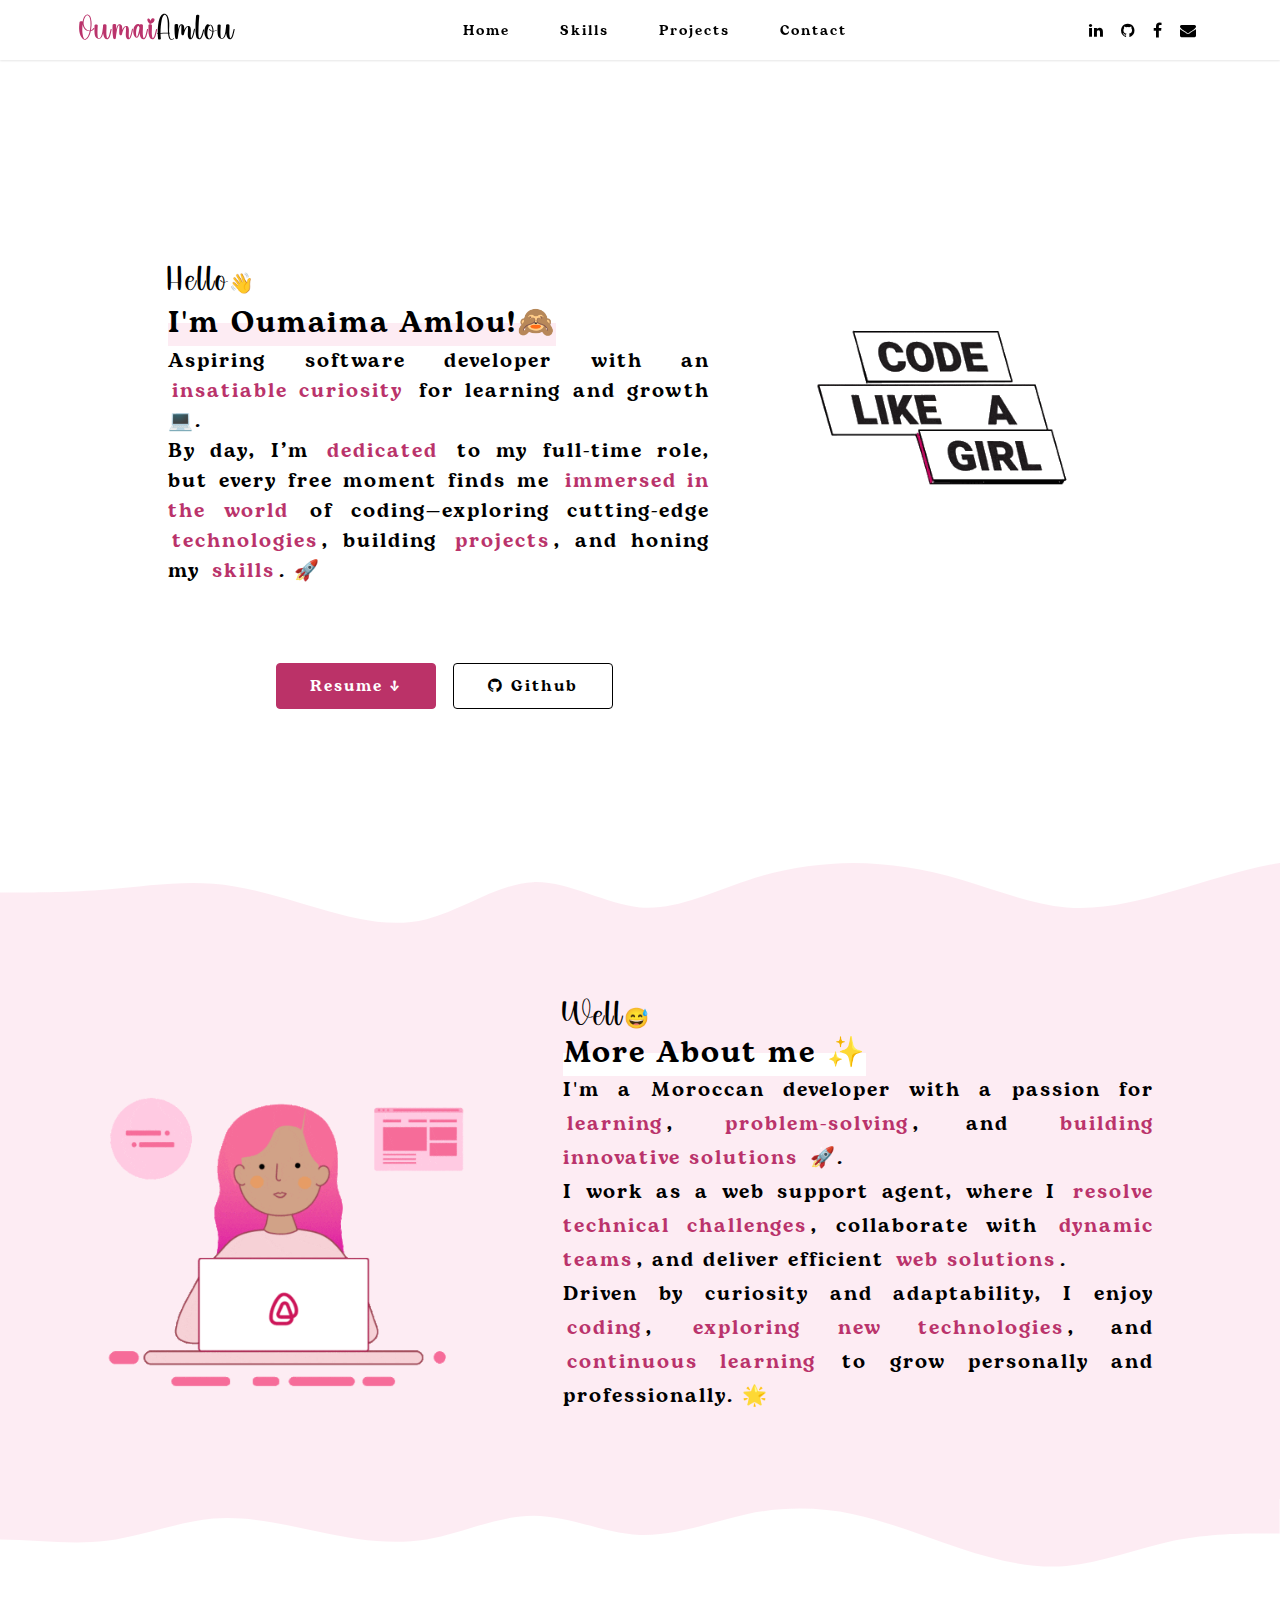
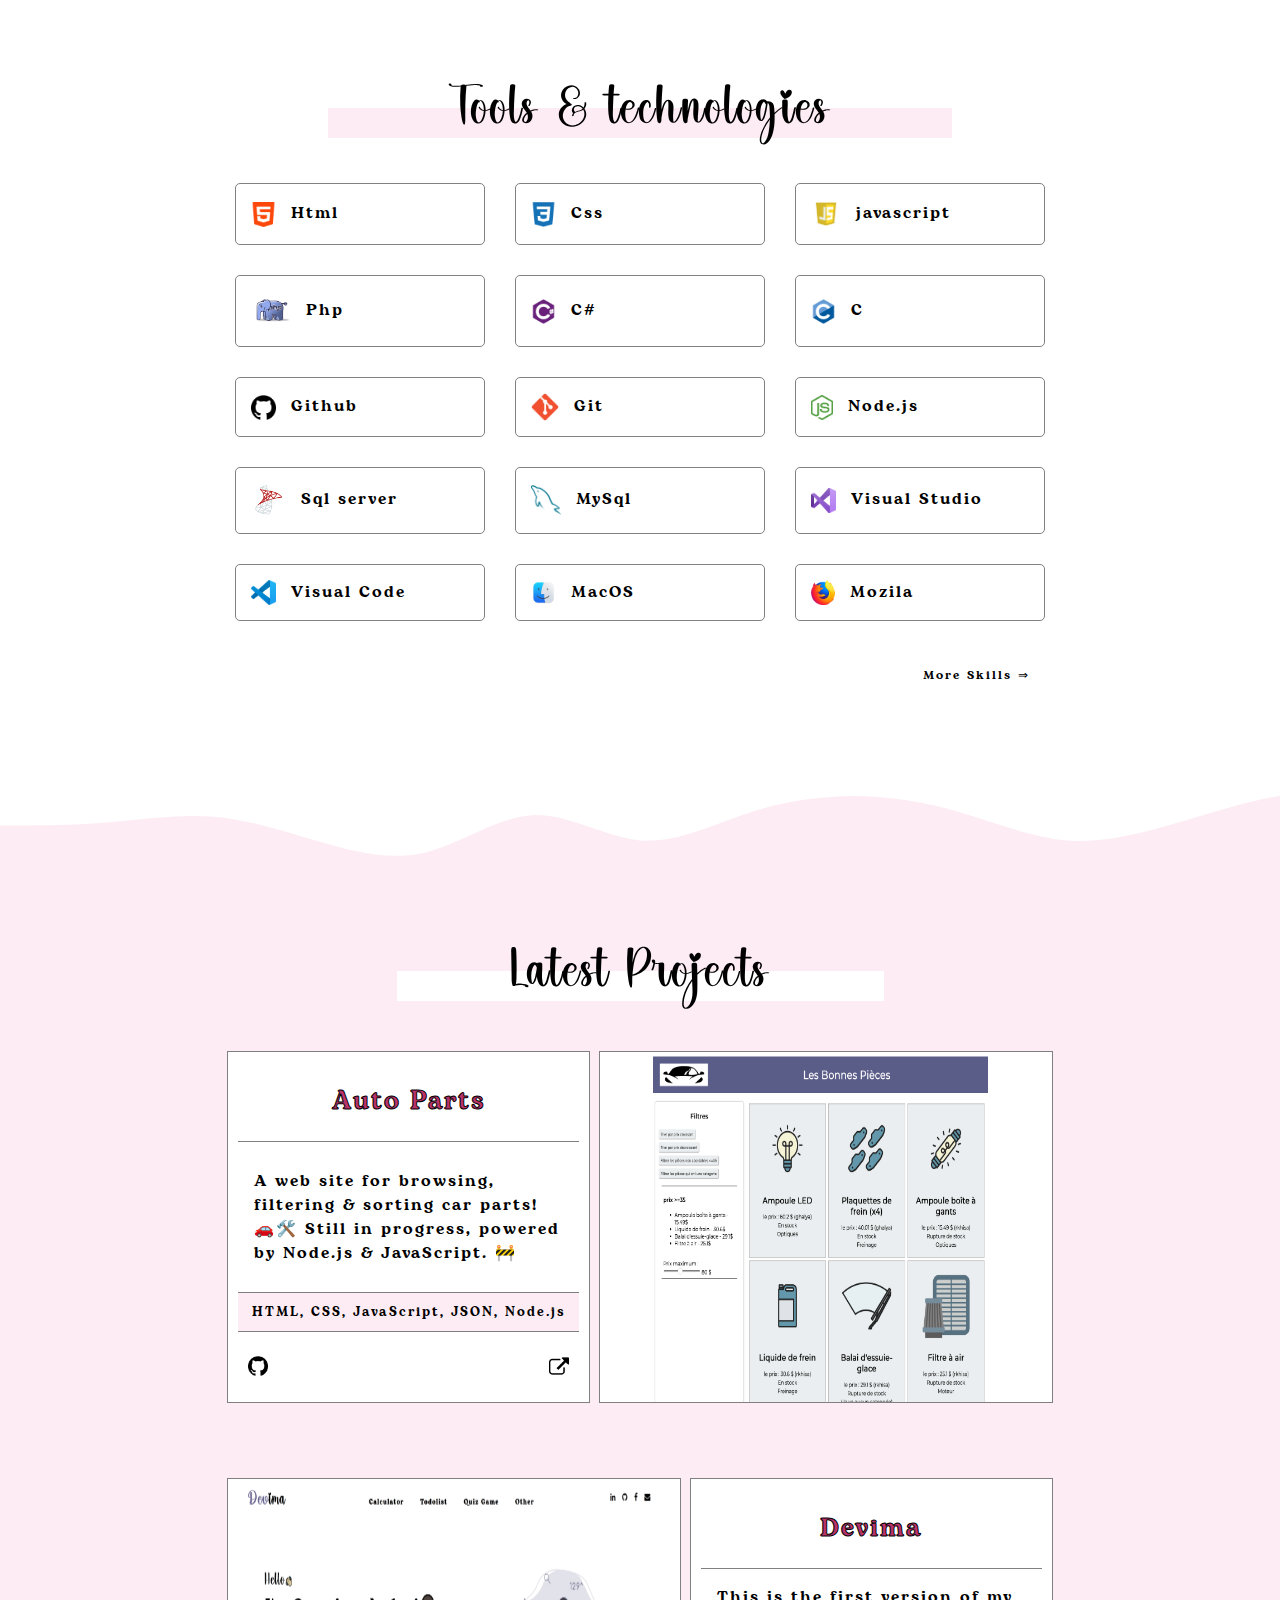
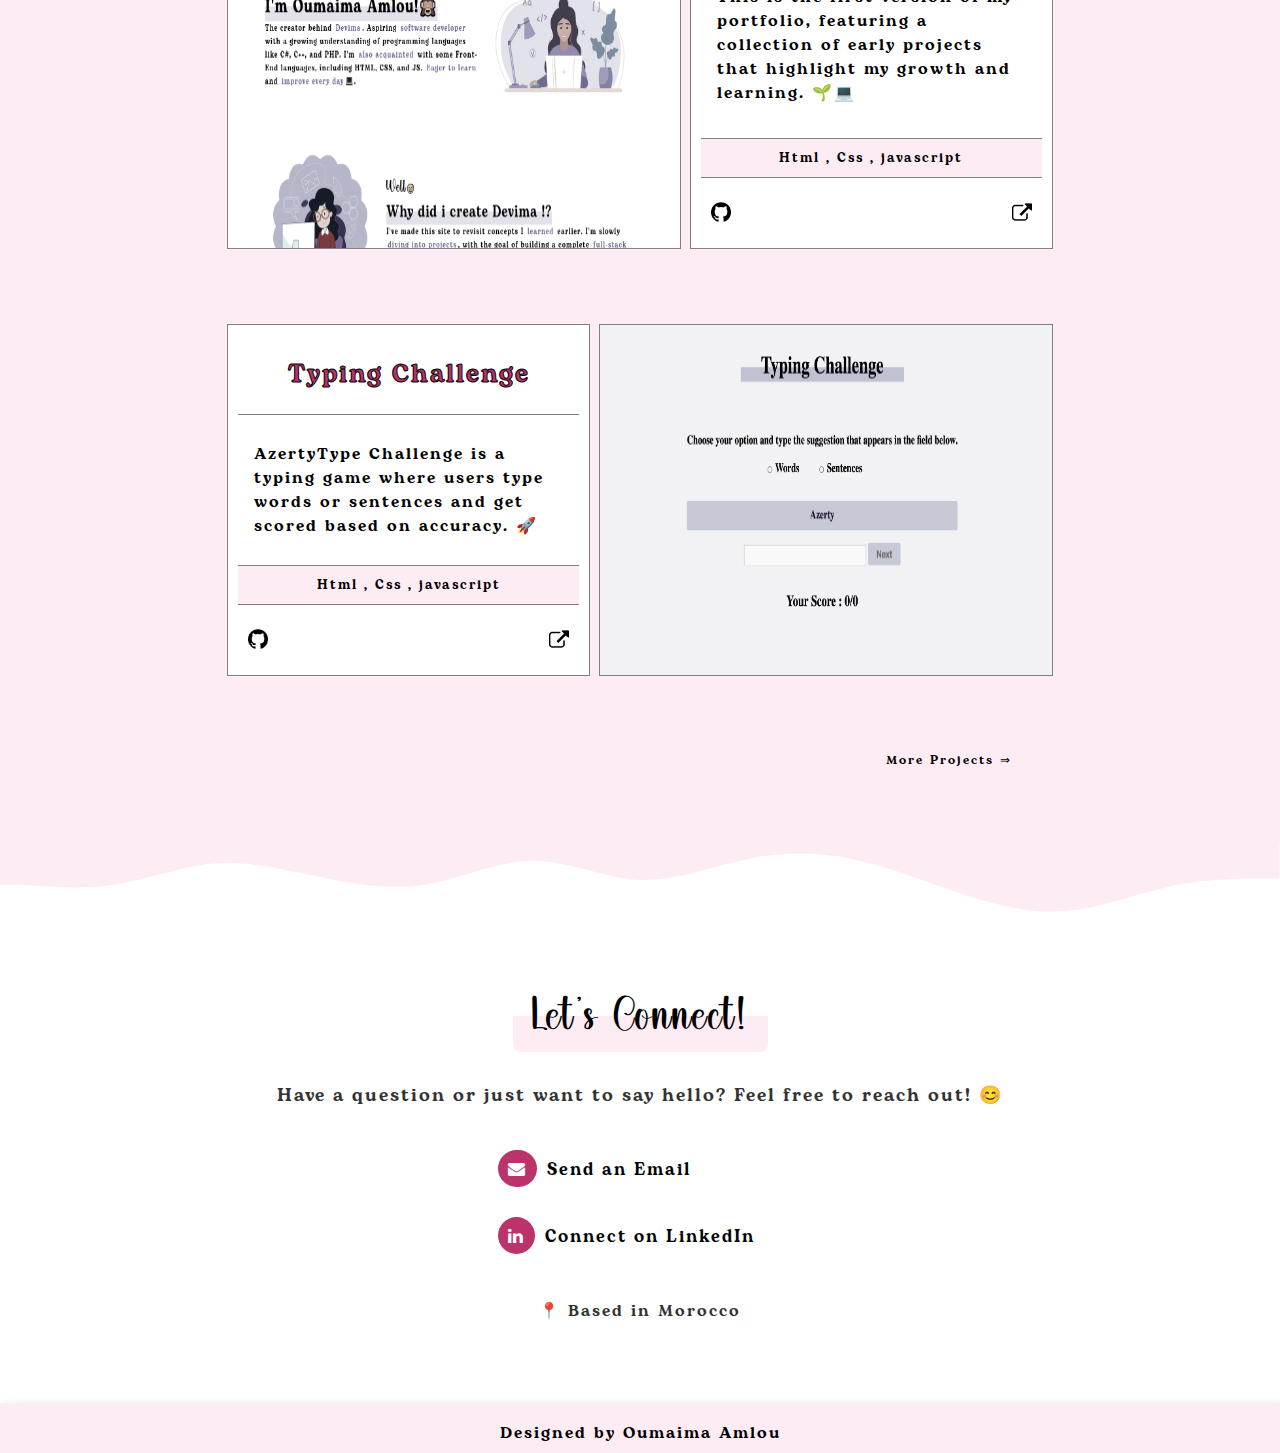
<file: index.html>
<!DOCTYPE html>
<html>
<head>
	<meta charset="UTF-8"/>
	<title>OumaiAmlou</title>
	<link rel="stylesheet" href="index.css">
	<link rel="icon" type="image/jpg" href="tsawa/2385856.png">
	<!-- icon zi internet -->
	<meta name="viewport" content="width=device-width, initial-scale=0">
	<link rel="stylesheet" href="https://cdnjs.cloudflare.com/ajax/libs/font-awesome/4.7.0/css/font-awesome.min.css">
	<link href="https://fonts.cdnfonts.com/css/agdasima" rel="stylesheet">        
</head>

<body style="width:100%">
	<header>
		<div class="OumaiAmlou" ><a href="./index.html">Oumai<span class="imaa">Amlou</span></a></div>
		<div class="Menu">
			<ul>
				<li><a href="./index.html">Home</a></li>
				<li><a href="Skills/skills.html">Skills</a></li>
				<li><a href="Projects/Projects.html">Projects</a></li>
				<li><a href="Contact/Contact.html">Contact</a></li>
			
			</ul>
		</div>
		<div class="Contact">
		<table class="main-table">
						<tr>
							<td><a href="https://www.linkedin.com/in/oumaima-amlou-66763b193/" target="_blank"><i class="fa fa-linkedin"></a></td>
							<td><a href="https://github.com/Am-umaima" target="_blank"><i class="fa fa-github"></a></td>
							<td><a href="https://m.facebook.com/oumaima.amlou/" target="_blank"><i class="fa fa-facebook"></a></td>
							<td><a href="mailto:amlou.oumaima@gmail.com" ><i class="fa fa-envelope" ></a></td>
						</tr>
		</table>
		</div>
	</header>
	

	<br>
	<article class="artcle-home">
		
		<table >
			<tr>
			
				<td class="introud" >					
					<p> <br><br><br><br>
						<span class="Hello">Hello</span>👋<br>
						
						<span class="iamoumaima" data-iamoumaima="iamoumaima" >I'm  Oumaima Amlou!🙈 </span><br> 
						Aspiring software developer with an <span class="Eager">insatiable curiosity</span> for learning and growth 💻.
						<br>By day, I’m <span class="Eager">dedicated</span> to my full-time role, but every free moment finds me <span class="Eager">immersed in 
						the world</span> of coding—exploring cutting-edge <span class="Eager">technologies</span>, 
						building <span class="Eager">projects</span>, and honing my <span class="Eager">skills</span>. 🚀 
					</p>
	
				</td>
					<td>
					<br><br><br><img src="tsawa/transparent_giphrrry.gif" 
					height="400px" class="dancing-image"></td>
			</tr>
			<tr>
				<td class="btnss">
					<center style="margin-top: 20px;">
					<a href="work.pdf" download="My_Resume.pdf">Resume ↓</a>
					<a href="https://github.com/Am-umaima" target="_blank" style="background-color: white;color: black;border: 1px solid black;"><i class="fa fa-github"/></i> Github</a>
				</td>
				<td></td>
			</tr>
			
		</table>
	</article><br><br>
	<svg id="wave" style="transform:rotate(0deg); transition: 0.3s" viewBox="0 0 1440 100" version="1.1" xmlns="http://www.w3.org/2000/svg"><defs><linearGradient id="sw-gradient-0" x1="0" x2="0" y1="1" y2="0"><stop stop-color="rgba(253, 236, 243, 1)" offset="0%"></stop><stop stop-color="rgba(253, 236, 243, 1)" offset="100%"></stop></linearGradient></defs><path style="transform:translate(0, 0px); opacity:1" fill="url(#sw-gradient-0)" d="M0,40L20,40C40,40,80,40,120,36.7C160,33,200,27,240,30C280,33,320,47,360,58.3C400,70,440,80,480,70C520,60,560,30,600,28.3C640,27,680,53,720,56.7C760,60,800,40,840,26.7C880,13,920,7,960,6.7C1000,7,1040,13,1080,25C1120,37,1160,53,1200,56.7C1240,60,1280,50,1320,38.3C1360,27,1400,13,1440,6.7C1480,0,1520,0,1560,6.7C1600,13,1640,27,1680,31.7C1720,37,1760,33,1800,30C1840,27,1880,23,1920,26.7C1960,30,2000,40,2040,48.3C2080,57,2120,63,2160,58.3C2200,53,2240,37,2280,35C2320,33,2360,47,2400,55C2440,63,2480,67,2520,63.3C2560,60,2600,50,2640,50C2680,50,2720,60,2760,65C2800,70,2840,70,2860,70L2880,70L2880,100L2860,100C2840,100,2800,100,2760,100C2720,100,2680,100,2640,100C2600,100,2560,100,2520,100C2480,100,2440,100,2400,100C2360,100,2320,100,2280,100C2240,100,2200,100,2160,100C2120,100,2080,100,2040,100C2000,100,1960,100,1920,100C1880,100,1840,100,1800,100C1760,100,1720,100,1680,100C1640,100,1600,100,1560,100C1520,100,1480,100,1440,100C1400,100,1360,100,1320,100C1280,100,1240,100,1200,100C1160,100,1120,100,1080,100C1040,100,1000,100,960,100C920,100,880,100,840,100C800,100,760,100,720,100C680,100,640,100,600,100C560,100,520,100,480,100C440,100,400,100,360,100C320,100,280,100,240,100C200,100,160,100,120,100C80,100,40,100,20,100L0,100Z"></path></svg>
	<section  class="section-home" id="here">
	<div>
		<table>
			<tr>
			<td><img src="tsawa/giphy.gif" class="imgpc" height="400px;" ></td>
				<td class="Moreaboutme">
				<p  style="padding-left: 45px;padding-right: 40px;">
					<br>
					<span class="Hello">Well</span>😅<br>
					<span class="moreaboutTitle"  >More About me ✨</span><br> 					
					I'm a Moroccan developer with a passion for <span class="Eager">learning</span>, <span class="Eager">problem-solving</span>, and 
					<span class="Eager">building innovative solutions</span> 🚀.
					<br>
					I work as a web support agent, where I <span class="Eager">resolve technical challenges</span>, collaborate with <span class="Eager">
					dynamic teams</span>, and deliver efficient <span class="Eager">web solutions</span>.
					<br>
					Driven by curiosity and adaptability, I enjoy <span class="Eager">coding</span>, <span class="Eager">exploring new technologies</span>, 
					and <span class="Eager">continuous learning</span> to grow personally and professionally. 🌟
				</p><br>
				</td>
			</tr>
		</table>
	</div>
	</section>
	<svg id="wave" style="transform:rotate(180deg); transition: 0.3s" viewBox="0 0 1440 100" version="1.1" xmlns="http://www.w3.org/2000/svg"><defs><linearGradient id="sw-gradient-0" x1="0" x2="0" y1="1" y2="0"><stop stop-color="rgba(253, 236, 243, 1)" offset="0%"></stop><stop stop-color="rgba(253, 236, 243, 1)" offset="100%"></stop></linearGradient></defs><path style="transform:translate(0, 0px); opacity:1" fill="url(#sw-gradient-0)" d="M0,50L20,50C40,50,80,50,120,41.7C160,33,200,17,240,13.3C280,10,320,20,360,33.3C400,47,440,63,480,71.7C520,80,560,80,600,71.7C640,63,680,47,720,48.3C760,50,800,70,840,70C880,70,920,50,960,43.3C1000,37,1040,43,1080,51.7C1120,60,1160,70,1200,66.7C1240,63,1280,47,1320,41.7C1360,37,1400,43,1440,43.3C1480,43,1520,37,1560,41.7C1600,47,1640,63,1680,65C1720,67,1760,53,1800,45C1840,37,1880,33,1920,36.7C1960,40,2000,50,2040,50C2080,50,2120,40,2160,45C2200,50,2240,70,2280,76.7C2320,83,2360,77,2400,66.7C2440,57,2480,43,2520,45C2560,47,2600,63,2640,71.7C2680,80,2720,80,2760,81.7C2800,83,2840,87,2860,88.3L2880,90L2880,100L2860,100C2840,100,2800,100,2760,100C2720,100,2680,100,2640,100C2600,100,2560,100,2520,100C2480,100,2440,100,2400,100C2360,100,2320,100,2280,100C2240,100,2200,100,2160,100C2120,100,2080,100,2040,100C2000,100,1960,100,1920,100C1880,100,1840,100,1800,100C1760,100,1720,100,1680,100C1640,100,1600,100,1560,100C1520,100,1480,100,1440,100C1400,100,1360,100,1320,100C1280,100,1240,100,1200,100C1160,100,1120,100,1080,100C1040,100,1000,100,960,100C920,100,880,100,840,100C800,100,760,100,720,100C680,100,640,100,600,100C560,100,520,100,480,100C440,100,400,100,360,100C320,100,280,100,240,100C200,100,160,100,120,100C80,100,40,100,20,100L0,100Z"></path></svg>
	<nav  class="nav-home">
		<div class="mainSkills"><br><br>
			<table >
				<tr>
					<td colspan="3"><span class="Technologiesstool">  Tools & technologies</span></td>
				</tr>
				<tr>
					<td class="toolsy"><img src="./Skills/picsk/174854.png" height="25px"/>Html</td>
					<td class="toolsy"><img src="./Skills/picsk/free-css3-9-1175237.png" height="25px"/>Css</td>
					<td class="toolsy"><img src="./Skills/picsk/t-free-png.webp" height="30px"/>javascript</td>
				</tr>
				<tr>
					<td class="toolsy"><img src="./Skills/picsk/-b25e-8eef9db1610a.png" height="40px"/>Php</td>
					<td class="toolsy"><img src="./Skills/picsk/1175240.webp" height="25px"/>C#</td>
					<td class="toolsy"><img src="./Skills/picsk/20220709235846.png" height="25px"/>C</td>
				</tr>
				<tr>
					<td class="toolsy"><img src="./Skills/picsk/25231.png" height="25px"/>Github</td>
					<td class="toolsy"><img src="./Skills/picsk/Git_icon.svg.png" height="28px"/>Git</td>
					<td class="toolsy"><img src="./Skills/picsk/node-js-icon-1817x2048-g8tzf91e.png" height="25px"/>Node.js</td>
				</tr>
				<tr>
					<td class="toolsy"><img src="./Skills/picsk/img.icons8.png" height="35px"/>Sql server</td>
					<td class="toolsy"><img src="./Skills/picsk/5968313.png" height="30px"/>MySql</td>
					<td class="toolsy"><img src="./Skills/picsk/8-n13ticwg.png" height="25px "/>Visual Studio</td>
				</tr>
				<tr>
					<td class="toolsy"><img src="./Skills/picsk/Visual_cod_C.png" height="25px "/>Visual Code</td>
					<td class="toolsy"><img src="./Skills/picsk/Finder_Icon_macOS_Big_Sur.png" height="25px"/>MacOS</td>
					<td class="toolsy"><img src="./Skills/picsk/firefox-logo.webp" height="25px"/>Mozila</td>
				</tr>
				<tr>
					<td ></td>
					<td class="Moreskills" colspan="2"><a href="Skills/skills.html">More Skills ⇒</a></td>
				</tr>				
			</table>	
		</div>
	</nav>
	<svg id="wave" style="transform:rotate(0deg); transition: 0.3s" viewBox="0 0 1440 100" version="1.1" xmlns="http://www.w3.org/2000/svg"><defs><linearGradient id="sw-gradient-0" x1="0" x2="0" y1="1" y2="0"><stop stop-color="rgba(253, 236, 243, 1)" offset="0%"></stop><stop stop-color="rgba(253, 236, 243, 1)" offset="100%"></stop></linearGradient></defs><path style="transform:translate(0, 0px); opacity:1" fill="url(#sw-gradient-0)" d="M0,40L20,40C40,40,80,40,120,36.7C160,33,200,27,240,30C280,33,320,47,360,58.3C400,70,440,80,480,70C520,60,560,30,600,28.3C640,27,680,53,720,56.7C760,60,800,40,840,26.7C880,13,920,7,960,6.7C1000,7,1040,13,1080,25C1120,37,1160,53,1200,56.7C1240,60,1280,50,1320,38.3C1360,27,1400,13,1440,6.7C1480,0,1520,0,1560,6.7C1600,13,1640,27,1680,31.7C1720,37,1760,33,1800,30C1840,27,1880,23,1920,26.7C1960,30,2000,40,2040,48.3C2080,57,2120,63,2160,58.3C2200,53,2240,37,2280,35C2320,33,2360,47,2400,55C2440,63,2480,67,2520,63.3C2560,60,2600,50,2640,50C2680,50,2720,60,2760,65C2800,70,2840,70,2860,70L2880,70L2880,100L2860,100C2840,100,2800,100,2760,100C2720,100,2680,100,2640,100C2600,100,2560,100,2520,100C2480,100,2440,100,2400,100C2360,100,2320,100,2280,100C2240,100,2200,100,2160,100C2120,100,2080,100,2040,100C2000,100,1960,100,1920,100C1880,100,1840,100,1800,100C1760,100,1720,100,1680,100C1640,100,1600,100,1560,100C1520,100,1480,100,1440,100C1400,100,1360,100,1320,100C1280,100,1240,100,1200,100C1160,100,1120,100,1080,100C1040,100,1000,100,960,100C920,100,880,100,840,100C800,100,760,100,720,100C680,100,640,100,600,100C560,100,520,100,480,100C440,100,400,100,360,100C320,100,280,100,240,100C200,100,160,100,120,100C80,100,40,100,20,100L0,100Z"></path></svg>
	<main class="main-home">
		<table style="width:80%;margin:auto;">
				<tr>
					<td><span class="LatestProjects">  Latest Projects </span></td>
				</tr>
				<tr>
					<td class="Mainproj">
						<table class="tinytablepr" style="width:100%">
							<tr>
								<td class="Tdtextside">
									<h1 class="titlepagee">Auto Parts </h1>
									<p class="page-descri">A web site for browsing, filtering & sorting car parts! 🚗🛠️ Still in progress, powered by Node.js & JavaScript. 🚧</p>
									<p class="techno-used">HTML, CSS, JavaScript, JSON, Node.js</p>
									<ul>
										<li><a href="https://github.com/Am-umaima/7697016-Front-End.1" target="_blank"><img src="./Skills/picsk/25231.png" height="20px"/></a></li>
										<li><a href="https://automobile-part.vercel.app" target="_blank"><img src="./Skills/picsk/25284.png" height="20px"/> </a></li>
									</ul>
								</td>
								<td class="Tdpicside"><img src="./Projects/ProPic/Picesautomobil.png"  style="width: 100%; height: 100%;"/></td>
							</tr>
						</table>
					</td>
				</tr>
				<tr>
					<td class="Mainproj">
						<table  class="tinytablepr" style="width:100%">
							<tr>
								<td class="Tdpicside" ><img src="./Projects/ProPic/devima.png" style="width: 100%; height: 100%;"/></td>
								<td class="Tdtextside">
								
									<h1  class="titlepagee">Devima</h1>
									<p class="page-descri">
										This is the first version of my portfolio, featuring a collection of 
										early projects that highlight my growth and learning. 🌱💻
									</p><br>
									<p class="techno-used">Html , Css , javascript</p>
									<ul>
										<li><a href="https://github.com/Am-umaima/Devima" target="_blank"><img src="./Skills/picsk/25231.png" height="20px"/></a></li>
										<li><a href="https://devima-teal.vercel.app/index.html" target="_blank"><img src="./Skills/picsk/25284.png" height="20px"/> </a></li>
									</ul>
								</td>
							</tr>
						</table>
					</td>
				</tr>
				<tr>
					<td class="Mainproj">
						<table  class="tinytablepr" style="width:100%">
							<tr>
								<td class="Tdtextside">
									<h1  class="titlepagee">Typing Challenge</h1>
									<p class="page-descri">AzertyType Challenge is a typing game where users type words or sentences and get scored based on accuracy. 🚀</p>
									<p class="techno-used">Html , Css , javascript</p>
									<ul>
										<li><a href="https://github.com/Am-umaima/Typing-Game/tree/main/FirstModel" target="_blank"><img src="./Skills/picsk/25231.png" height="20px"/></a></li>
										<li><a href="https://htmlpreview.github.io/?https://raw.githubusercontent.com/Am-umaima/Typing-Game/main/SecondModel/Azertytype.html" target="_blank"><img src="./Skills/picsk/25284.png" height="20px"/> </a></li>
									</ul>
								</td>
								<td class="Tdpicside"><img src="./Projects/ProPic/Typingchallenge.png" style="width: 100%; height: 100%;"/></td>
							</tr>
						</table>
					</td>
				</tr>	
				<tr>
					<td class="Mainproj">
						<table  class="tinytablepr" style="width:100%">
							<tr>
								<td class="Moreproject" colspan="2" style="border: none;"><a href="Projects/Projects.html">More Projects ⇒</a></td>
							</tr>
						</table>
					</td>
				</tr>	
			</table><a href="https://oumi-amlou.vercel.app/" style="color:#fdecf3">Morefdsfdsf</a>
	</main>
	<svg id="wave" style="transform:rotate(180deg); transition: 0.3s" viewBox="0 0 1440 100" version="1.1" xmlns="http://www.w3.org/2000/svg"><defs><linearGradient id="sw-gradient-0" x1="0" x2="0" y1="1" y2="0"><stop stop-color="rgba(253, 236, 243, 1)" offset="0%"></stop><stop stop-color="rgba(253, 236, 243, 1)" offset="100%"></stop></linearGradient></defs><path style="transform:translate(0, 0px); opacity:1" fill="url(#sw-gradient-0)" d="M0,50L20,50C40,50,80,50,120,41.7C160,33,200,17,240,13.3C280,10,320,20,360,33.3C400,47,440,63,480,71.7C520,80,560,80,600,71.7C640,63,680,47,720,48.3C760,50,800,70,840,70C880,70,920,50,960,43.3C1000,37,1040,43,1080,51.7C1120,60,1160,70,1200,66.7C1240,63,1280,47,1320,41.7C1360,37,1400,43,1440,43.3C1480,43,1520,37,1560,41.7C1600,47,1640,63,1680,65C1720,67,1760,53,1800,45C1840,37,1880,33,1920,36.7C1960,40,2000,50,2040,50C2080,50,2120,40,2160,45C2200,50,2240,70,2280,76.7C2320,83,2360,77,2400,66.7C2440,57,2480,43,2520,45C2560,47,2600,63,2640,71.7C2680,80,2720,80,2760,81.7C2800,83,2840,87,2860,88.3L2880,90L2880,100L2860,100C2840,100,2800,100,2760,100C2720,100,2680,100,2640,100C2600,100,2560,100,2520,100C2480,100,2440,100,2400,100C2360,100,2320,100,2280,100C2240,100,2200,100,2160,100C2120,100,2080,100,2040,100C2000,100,1960,100,1920,100C1880,100,1840,100,1800,100C1760,100,1720,100,1680,100C1640,100,1600,100,1560,100C1520,100,1480,100,1440,100C1400,100,1360,100,1320,100C1280,100,1240,100,1200,100C1160,100,1120,100,1080,100C1040,100,1000,100,960,100C920,100,880,100,840,100C800,100,760,100,720,100C680,100,640,100,600,100C560,100,520,100,480,100C440,100,400,100,360,100C320,100,280,100,240,100C200,100,160,100,120,100C80,100,40,100,20,100L0,100Z"></path></svg>
	
	<aside class="aside-home">
		<div>
			<h1><span class="getintouch">Let's Connect!</span></h1>
			<p style="font-size: 18px;">Have a question or just want to say hello? Feel free to reach out! 😊</p><br>
			<ul>
				<li><a href="mailto:amlou.oumaima@gmail.com"><i class="fa fa-envelope"></i>Send an Email</a></li>
				<li><a href="https://www.linkedin.com/in/oumaima-amlou-66763b193/" target="_blank"><i class="fa fa-linkedin"></i>Connect on LinkedIn</a></li>
			</ul>
			<p>📍 Based in Morocco</p>
		</div>
	</aside>
	<footer>
        <div class="DesignedFooter">
            
            <p>Designed by Oumaima Amlou</p>
        </div>
    </footer>
<script src="javascript.js"></script>
</body>
</html>
</file>
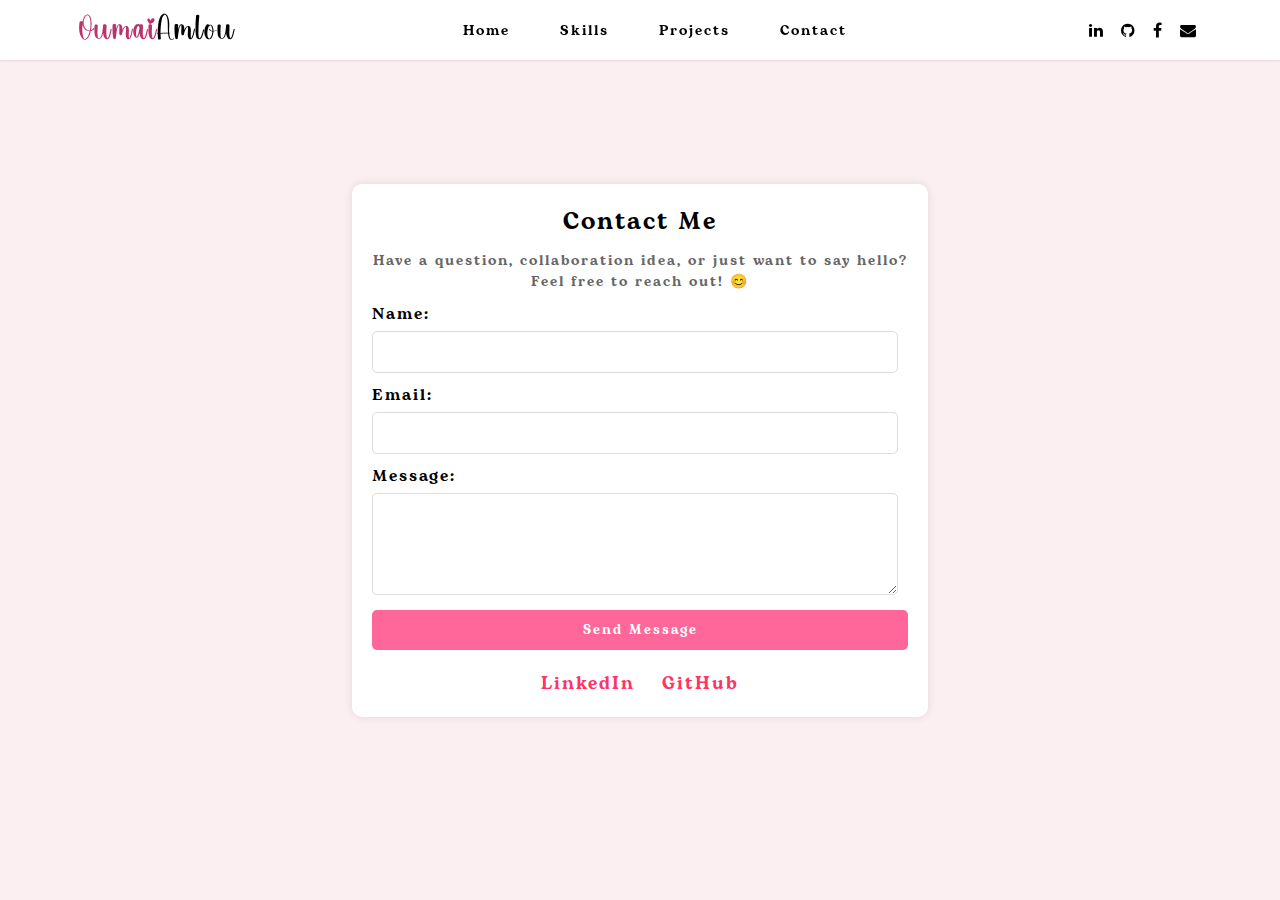
<file: Contact/Contact.html>
<!DOCTYPE html>
<html>
<head>
	<meta charset="UTF-8"/>
	<title>OumaiAmlou</title>
	<link rel="stylesheet" href="../index.css">
	<link rel="stylesheet" href="Contact.css">
	<link rel="icon" type="image/jpg" href="../tsawa/2385856.png">
	<!-- icon zi internet -->
	<meta name="viewport" content="width=device-width, initial-scale=0">
	<link rel="stylesheet" href="https://cdnjs.cloudflare.com/ajax/libs/font-awesome/4.7.0/css/font-awesome.min.css">
	<link href="https://fonts.cdnfonts.com/css/agdasima" rel="stylesheet">
                
</head>

<body>
	<header>
		<div class="OumaiAmlou" ><a href="../index.html">Oumai<span class="imaa">Amlou</span></a></div>
		<div class="Menu">
			<ul>
				<li><a href="../index.html">Home</a></li>
				<li><a href="../Skills/skills.html">Skills</a></li>
				<li><a href="../Projects/Projects.html">Projects</a></li>
				<li><a href="../Contact/Contact.html">Contact</a></li>
			</ul>
		</div>
		<div class="Contact">
		<table class="main-table">
			<tr>
				<td><a href="https://www.linkedin.com/in/oumaima-amlou-66763b193/" target="_blank"><i class="fa fa-linkedin"></a></td>
				<td><a href="https://github.com/Am-umaima" target="_blank"><i class="fa fa-github"></a></td>
				<td><a href="https://m.facebook.com/oumaima.amlou/" target="_blank"><i class="fa fa-facebook"></a></td>
				<td><a href="mailto:amlou.oumaima@gmail.com" ><i class="fa fa-envelope"></a></td>
			</tr>
		</table>
		</div>
	</header>
	<div class="contact-form">
        <h2>Contact Me</h2>
        <p class="friendly-text">Have a question, collaboration idea, or just want to say hello? Feel free to reach out! 😊</p>
        <form id="contactForm">
            <label for="name">Name:</label>
            <input type="text" id="name" name="name" required>
            
            <label for="email">Email:</label>
            <input type="email" id="email" name="email" required>
            
            <label for="message">Message:</label>
            <textarea id="message" name="message" rows="4" required></textarea>
            
            <button type="submit">Send Message</button>
        </form>
        <p id="successMessage" style="color: green; display: none;">Message Sent Successfully!</p>

        <div class="social-links">
            <a href="https://www.linkedin.com/in/yourprofile" target="_blank">LinkedIn</a>
            <a href="https://github.com/yourprofile" target="_blank">GitHub</a>
        </div>
    </div>
<script src="Contact.js"></script>
</body>
</html>
</file>
<file: index.css>
@font-face{
    font-family: body;
    src: url("Fonts/Bogart-Semibold-trial.ttf");
}
@font-face{
    font-family: OumaiAmloulogo;
    src: url("Fonts/Heart.otf");
}
*
{
	font-weight: lighter;
	letter-spacing: 2px;
	margin: 0;
	padding: 0;
	box-sizing: border-box;
    font-family: body; 
}
@font-face{
    font-family: header;
    src: url("Fonts/Bohabey Font by 7Ntypes.otf");
}

body{background-color:white;}

.dancing-image {
    /* width: 250px; */
    /* height: auto; */
    /* transition: transform 0.5s ease; */
    /* cursor: pointer; */
    /* animation: dance 0.8s infinite; */
}

/* @keyframes dance { */
    /* 0% { transform: translateX(0) rotate(0deg); } */
    /* 25% { transform: translateX(-10px) rotate(-10deg); } */
    /* 50% { transform: translateX() rotate(50deg); } */
    /* 75% { transform: translateX(20px) rotate(10deg); } */
    /* 100% { transform: translateX(0) rotate(0deg); } */
/* } */

/**L headerr a wtchma inoo**/
header{
	position: -webkit-sticky; /* For Safari */
    position: sticky;
    top: 0;
	background-color:white;
	font-size:18px;
	width:100%;	
	padding: 5px 0px 05px 0px;;
	display: inline-flex;
	justify-content: space-around;/*rwast vertical*/
	align-items: baseline;/*spadit gi rwas hero*/ 
    font-family: header;
}
.OumaiAmlou a{
	cursor:grab;
	font-size: 35px;
	font-family: OumaiAmloulogo;
	/* font-weight: 700; */
	color: #ba336b;
	text-decoration:none;
}

.imaa{
	color:black;
    font-family: OumaiAmloulogo;
}

.Other-content {
	background-color:white;
	display: none;
	position: absolute;
	border:1px solid ;
	border-top:1px white;
}
.Other-content a{
	padding: 15px 10px;
	text-decoration: none;
}
.Other-options:hover .Other-content{display: grid;}
/* Header Styling */
header {
  position: fixed;
  top: 0;
  left: 0;
  width: 100%;
  height: 60px; 
  background-color: white;
  z-index: 1000; 
  margin-top: 0px;
  box-shadow: 0 1px 2px rgba(0, 0, 0, 0.1); 
  display: flex;
  align-items: center;
  justify-content: space-between;
  padding: 0 80px; /* Adds spacing */
}

/* Menu Styling */
header div.Menu ul {
  display: flex;
  list-style: none;
  margin: 0;
  padding: 0;
  align-items: center;
  height: 100%;
  font-size: 14px;
}

header div ul li a {
  color: black;
  /* font-weight: 1000; */
  text-decoration: none;
  margin: 0 15px;
  padding: 10px;
}

header div ul li a:hover {
  cursor: pointer;
  color: #ba336b;  
}

.Contact {
  display: flex;
  align-items: center;
}

.Contact tr td a {
  font-size: 16px;
  color: black;
  padding-left: 14px;
}

.Contact tr td a:hover {
  cursor: pointer;
  color: #ba336b;  font-size: 18px;
}
/* end header */

@media only screen and (max-width: 1100px) {
    header {
        flex-direction: column;
        align-items: center;
        padding: 10px 0;
        height: auto;
    }
    header div ul li {
        margin: 0;
    }
    header div ul li a {
        margin: 10px 0; 
        padding: 10px 15px; 
        width: 100%; 
        text-align: center; 
    }
	.imgpc{display:none;}
	.iamoumaima ,td .Qoutespan{
        font-size: 35px !important;
    }
	
	.Qtsdiv
	{   
	 width:450px !important;height:300px !important;
	}section div{	width:100%;}
}


/* start Articel*/

article.artcle-home table{
	margin:auto;margin-top:60px;
	width:80%;table-layout: fixed;
	border-spacing: 40px;
}
article.artcle-home table p{
	/* font-weight:400; */
	text-align: justify;
}
.introud{
	font-size:20px;
	width:60% ;
}
.Hello{font-family: OumaiAmloulogo;font-size:35px;}
.Morocco
{
	font-family: 'Agdasima', sans-serif;
	font-size:14px;
}
.iamoumaima
{
	padding:0px;
	font-size:30px;
	font-weight:bolder;
	background-image: linear-gradient(to top,#fdecf3 50%,white 1%); 
}
.Eager
{
	color:#ba336b;
	padding:4px;
}
.number{
	font-family: header;
    /* font-weight:900; */
	font-size:25px;
}
.btnss a{
    padding: 10px 10px;
    text-decoration: none;
    border-radius: 4px;
    border: 1px solid #bb3268;
    background-color: #bb3268;
    color: white;
    width: 160px; 
    display: inline-block;
    margin-left: 10px;
	 transition: all 0.3s ease-in-out;
}
.btnss a:hover{
	 padding: 11px 11px;
	  transform: scale(1.05);
}

#wave {
  position: relative; /* Allows control over stacking */
  z-index: 1; /* Places it below the header */
  margin-top: 60px; /* Pushes the wave below the fixed header height */
}
/* end Articel*/

/*  start section*/
section.section-home {background-color: #fdecf3 ;margin-top: -10px;margin-bottom: -70px;}
section.section-home div{
	padding: 20px;
	margin:auto;
	width:90%;
	font-size:18px;
}
.moreaboutTitle
{
	padding:0px;
	font-size:30px;
	background-image: linear-gradient(to top,white 50%,#fdecf3 1%); 
}
.Moreaboutme{
	padding-left:30px;text-align: justify;
	font-size: 20px;
	padding-bottom: 30px;
    line-height: 34px;
}
.checkskills
{ 
font-family: OumaiAmloulogo;
  font-size: xx-large;
  color: #ba336b;
  font-weight: 200;
  text-decoration-style: wavy;line-height: 70px;
}
.Moreskills {
	text-align: end;
	font-size: 12px;
	transition: margin-right 2s, color 1s;
}
.Moreskills a:hover{
	/* transform: scale(1.10); */
	font-size: 13px;
	color:#bb3268;
	
}
.Moreskills a{
	text-decoration: none;
	color:black;transition: all 1.2s ease-in-out;
}
/*  end section*/


/* stat nav */
nav.nav-home table{
	text-align:center;
    margin: auto;
    border-spacing: 30px;
}
nav.nav-home table tr td {
	padding: 15px ;
}
nav.nav-home table tr td img{
	vertical-align: middle;padding-right:15px;
}
.toolsy{
	border:1px solid grey;
	width:250px;text-align:left;border-radius:5px;
}
.toolsy:hover{
	background-color: whitesmoke;
	border-radius: 0px;
}
 .toolsy:hover img {
        transform: scale(1.10); 
    }
td .Technologiesstool{
	font-family: OumaiAmloulogo;
  font-size: 56px; display: block; 
  text-align: center; width: 80%;
  margin: auto;
  /* font-weight: 900; */
  background-image: linear-gradient(to top,#fdecf3 50%,white 1%); 
}
/* end nav */
/* start main projects  */
main.main-home{
	background-color: #fdecf3 ;margin-top: -10px;margin-bottom: -70px;
	padding-top: 40px;
}
main.main-home table{
	border-spacing: 25px;
}
td .LatestProjects{
	font-family: OumaiAmloulogo;
	font-size: 56px;
	/* font-weight: 900; */
	background-image: linear-gradient(to top,white	 50%,#fdecf3 1%); 
	 display: block; 
    text-align: center; width: 50%;
	margin: auto;
}
.Mainproj table td{
	border:1px solid grey;
}
.Mainproj {
    width: 90%;
    margin: auto;
    display: flex;
    flex-wrap: wrap;
    justify-content: space-between;
}
.Mainproj table {
    width: 100%;
    table-layout: fixed; 
}
.Mainproj tr {
    display: flex;
    justify-content: space-between;
    flex-wrap: wrap;
}
.Tdpicside{
    display: flex;
    flex-direction: column;
    justify-content: center;
    width: 55%;
    filter: grayscale(0.7);
}
.Tdpicside:hover{
	filter: none;
}
.Tdtextside {
	background-color: white;
	width: 44%;
    text-align: center;
    padding: 10px;
    font-size: 12px;
    display: flex;
    flex-direction: column; 
    justify-content: center;
}
.page-descri{
	height:150px;
	text-align:left;
	font-size: 16px;
	align-content: center;padding:16px;
} 
.techno-used{
	background-color:#fdecf3 ;
	font-size:10px;align-content: center;height:40px;
	border-top :1px solid grey;
	border-bottom :1px solid grey;
    font-size: 13px;
}

.Tdtextside ul {
    list-style-type: none;
	align-items: end;
    display: flex;
    justify-content: space-between;
	height: 60px;
	font-family: Arial, sans-serif;
	padding-left:25px;
	padding-right:25px;
	padding:10px;
}
.Tdtextside ul li a :hover{
	transform: scale(1.25);
}
.titlepagee{
    color: #ba336b;
	font-size: 25px;
	border-bottom :1px solid grey;
	padding:20px; 
    -webkit-text-stroke: 1px black;
}
.Moreproject a{
	color: black;
	text-decoration: none;
	transition: all 1.2s ease-in-out;
	
}
.Moreproject{
	text-align: end;
	font-size: 12px;
	width: 95%;
}
.Moreproject a:hover{
		font-size: 13px;
	   color:#bb3268;
	
}
/* end main projects */ 


/* Start Aside Contact */
aside.aside-home {
    width: 80%;
    margin: auto;
    text-align: center;
    padding: 50px;
    padding-bottom: 80px;
    font-size: 17px;
}

.getintouch {
    font-family: 'OumaiAmloulogo', sans-serif;
    padding: 10px;
    font-size: 48px;
    /* font-weight: bold; */
    background: linear-gradient(to top, #fdecf3 50%, white 1%);
    display: inline-block;
    border-radius: 8px;
    padding: 10px 20px;
}

aside ul {
    padding: 0;
}

aside ul li {
    list-style: none;
    padding: 15px;
    padding-left: 20px;
    width: 35%;
    border-radius: 10px;
    margin: auto;
    /* margin-top: 12px; */
    text-align: left;
    transition: all 0.3s ease-in-out;
}
aside ul li i
{
	font-size: 50px;
	border-radius: 20px;
	background-color:#ba336b;
	color: white;
	padding: 10px;
	margin-right: 10px;
}

aside ul li:hover {
    background-color: ba336b;
    transform: scale(1.16);
}

aside ul li a {
    color: #040506;
    text-decoration: none;
}

aside p {
    margin-top: 30px;
    font-size: 16px;
    color: #333;
}

/* End Aside Contact */

 /* Start footer styling */
footer {
    font-family: Arial, sans-serif;
    background-color: #fdecf3;
    height: 50px; 
    display: flex;
    flex-direction: column; 
    justify-content: center;
    align-items: center;
    box-shadow: 7px 9px 14px rgba(0, 0, 0, 0.46);
    padding: 10px; 
}
.DesignedFooter {text-align: center;}
.DesignedFooter table {margin: 0 auto;}
.DesignedFooter td a {
    color: black;
    padding-left: 14px;
    font-size: 20px;
    /* font-weight: 900; */
    text-decoration: none;
}
.DesignedFooter td a:hover {color: #555;}
.DesignedFooter p {
    margin-top: 10px; 
    font-size: 16px;

}
/* End footer styling */
</file>
<file: Contact/Contact.css>
body {
    font-family: Arial, sans-serif;
    display: flex;
    flex-direction: column;
    justify-content: center;
    align-items: center;
    height: 100vh;
    background-color: #fbeff1;
}
.contact-form {
    background: white;
    padding: 20px;
    border-radius: 10px;
    box-shadow: 0 0 10px rgba(0,0,0,0.1);
    width: 45%;
    text-align: center;
}
form {
    display: flex;
    flex-direction: column;
    align-items: flex-start;
}
label {
    margin-top: 10px;
    font-weight: bold;
}
input, textarea {
    width: calc(100% - 10px);
    padding: 10px;
    margin-top: 5px;
    border: 1px solid #ddd;
    border-radius: 5px;
}
button {
    background: #ff6699;
    color: white;
    padding: 10px;
    border: none;
    border-radius: 5px;
    cursor: pointer;
    width: 100%;
    margin-top: 15px;
}
button:hover {
    background: #ff3366;
}
.social-links {
    margin-top: 20px;
    text-align: center;
}
.social-links a {
    margin: 0 10px;
    text-decoration: none;
    color: #ff3366;
    font-size: 18px;
}
.friendly-text {
    margin-top: 10px;
    font-size: 14px;
    color: #666;
}
</file>
